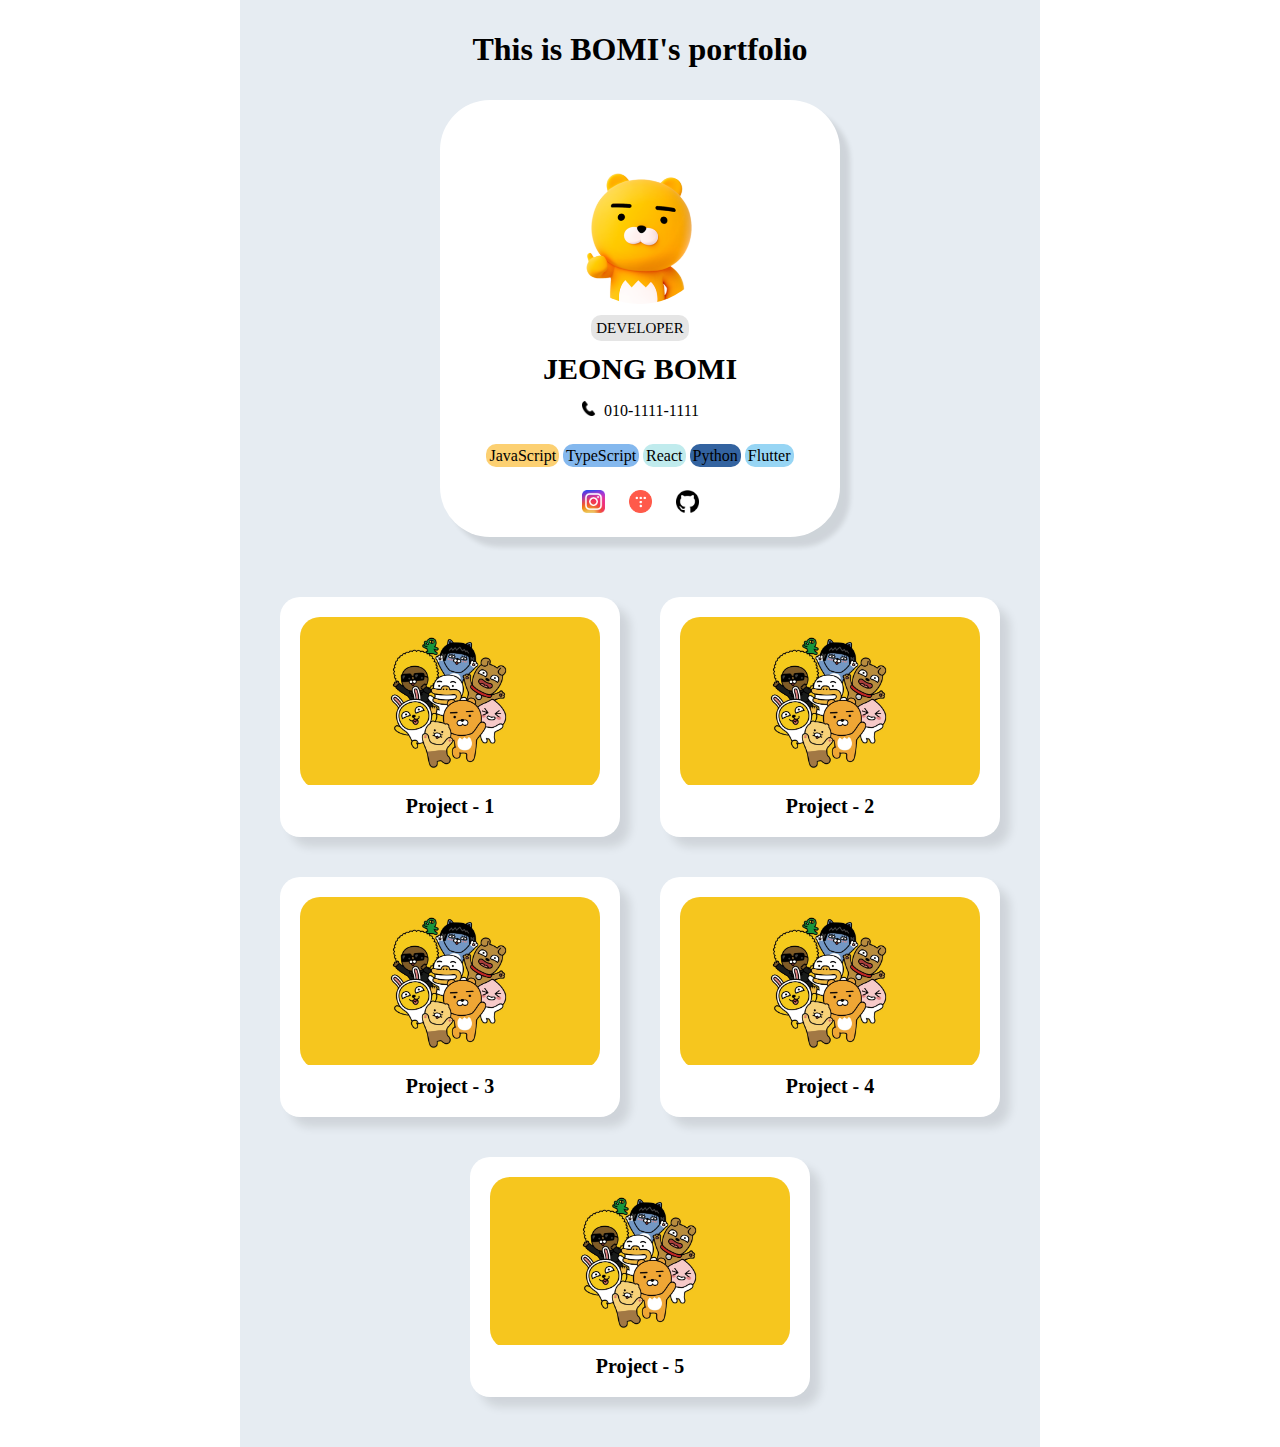
<file: index.html>
<!DOCTYPE html>
<html lang="en">
<head>
    <meta charset="UTF-8">
    <title>BOMI's</title>
    <link rel="stylesheet" href="index.css">
</head>
<body>
    <div id="back">
        <h1>This is BOMI's portfolio</h2>
        <div class="wrapper">
            <div class="container">
                <div class="profile_img_box">
                    <div class="profile_round">
                        <img class="profile" src="image/profile.png">
                    </div>
                </div>
                <span id="developer">DEVELOPER</span>
                <div id="name">JEONG BOMI</div>
                <div id="phone"><img src="./image/telephone.png">010-1111-1111</div>
                <div class="stack_box">
                    <span id="javascript" class="stack">JavaScript</span>
                    <span id="typescript"class="stack">TypeScript</span>
                    <span id="react" class="stack">React</span>
                    <span id="python" class="stack">Python</span>
                    <span id="flutter" class="stack">Flutter</span>
                </div>
                <div class="profile_contact">
                    <div class="icon_box">
                        <span class="icon">
                            <a href="https://www.instagram.com/bomiiicloud_z?igsh=MXRtcHRpMnRvM2Fzag%3D%3D&utm_source=qr"><img src="./image/instagram-icon.png"></a>
                        </span>
                        <span class="icon">
                            <a href="https://everydayc0ding.tistory.com/"><img src="./image/tistory-icon.png"></a>
                        </span>
                        <span class="icon">
                            <a href="https://github.com/bomii1"><img src="./image/git-icon.png"></a>
                        </span>
                    </div>
                </div>
            </div>
        </div>
        <div class="project_container">
            <div class="project_row">
                <a href="project1.html">
                    <div class="card">
                        <div class="card_img_round"><img class="card_img" src="./image/kakao.png"></div>
                        <div class="project_title">Project - 1</div>
                    </div>
                </a>
                <a href="project2.html">
                    <div class="card">
                        <div class="card_img_round"><img class="card_img" src="./image/kakao.png"></div>
                        <div class="project_title">Project - 2</div>
                    </div>
                </a>
            </div>
            <div class="project_row">
                <a href="project3.html">
                    <div class="card">
                        <div class="card_img_round"><img class="card_img" src="./image/kakao.png"></div>
                        <div class="project_title">Project - 3</div>
                    </div>
                </a>
                <a href="project4.html">
                    <div class="card">
                        <div class="card_img_round"><img class="card_img" src="./image/kakao.png"></div>
                        <div class="project_title">Project - 4</div>
                    </div>
                </a>
            </div>
            <div class="project_row">
                <a href="project5.html">
                    <div class="card">
                        <div class="card_img_round"><img class="card_img" src="./image/kakao.png"></div>
                        <div class="project_title">Project - 5</div>
                    </div>
                </a>    
            </div>
        </div>    
    </div>
</body>
</html>
</file>
<file: index.css>
body {
    margin: auto;
    text-align: center;
    display: flex;
    justify-content: center;
}

a {
    color: black;
    text-decoration-line: none;
}

h1 {
    padding-top: 10px;
}

#developer {
    font-size: 15px;
    background-color: rgb(0, 0, 0, 0.1);
    border-radius: 10px;
    padding: 5px;
}

#name {
    font-size: 30px;
    font-weight: bold;
    margin: 15px;
}

.wrapper {
    display: flex;
    justify-content: center;
}

#back {
    background-color: #E6ECF2;
    width: 800px;
}

.container {
    background-color: white;
    width: 400px;
    border-radius: 50px;
    margin-top: 10px;
    margin-bottom: 40px;
    box-shadow: 10px 10px 5px rgb(0, 0, 0, 0.1);
}

.profile_img_box {
    display: flex;
    justify-content: center;
    margin-top: 50px;
    margin-bottom: 15px;
}

.profile_round {
    width: 150px;
    height: auto;
    border-radius: 50%;
    overflow: hidden;
}

.profile {
    width: 100%;
    height: 100%;
    object-fit: cover;
}

.profile_contact {
    padding-bottom: 10px;
}

.icon img{
    width:23px;
    padding: 10px;
}

#phone {
    padding-bottom: 12px;
}

#phone img {
    width: 15px;
    padding-right: 8px;
}

.stack_box {
    padding: 15px;
}

.stack {
    border-radius: 10px;
    padding: 3px;
}

#javascript {
    background-color: #FCD072;
}

#typescript {
    background-color: #84B8EE;
}

#react {
    background-color: #C0EBED;
}

#python {
    background-color:#3363A0;
}

#flutter {
    background-color: #97D5F4;
}

.project_container {
    margin-bottom: 30px;
}

.project_row {
    display: flex;
    justify-content: center;
}

.card {
    width: 300px;
    height: 200px;
    background-color: white;
    padding: 20px;
    margin: 20px;
    border-radius: 20px;
    box-shadow: 10px 10px 10px rgb(0, 0, 0, 0.1);
}

.card_back {
    width: 600px;
    padding: 10px;
    border-radius: 30px;
    background-color: white;
    box-shadow: 10px 10px 10px rgb(0, 0, 0, 0.1);
}

.project_title {
    font-size: 20px;
    font-weight: bold;
    padding-top: 6px;
}

.card_img_round {
    width: 300px;
    height: auto;
    border-radius: 20px;
    overflow: hidden;
}

.card_img {
    width: 100%;
    height: 100%;
    object-fit: cover;
}
</file>
